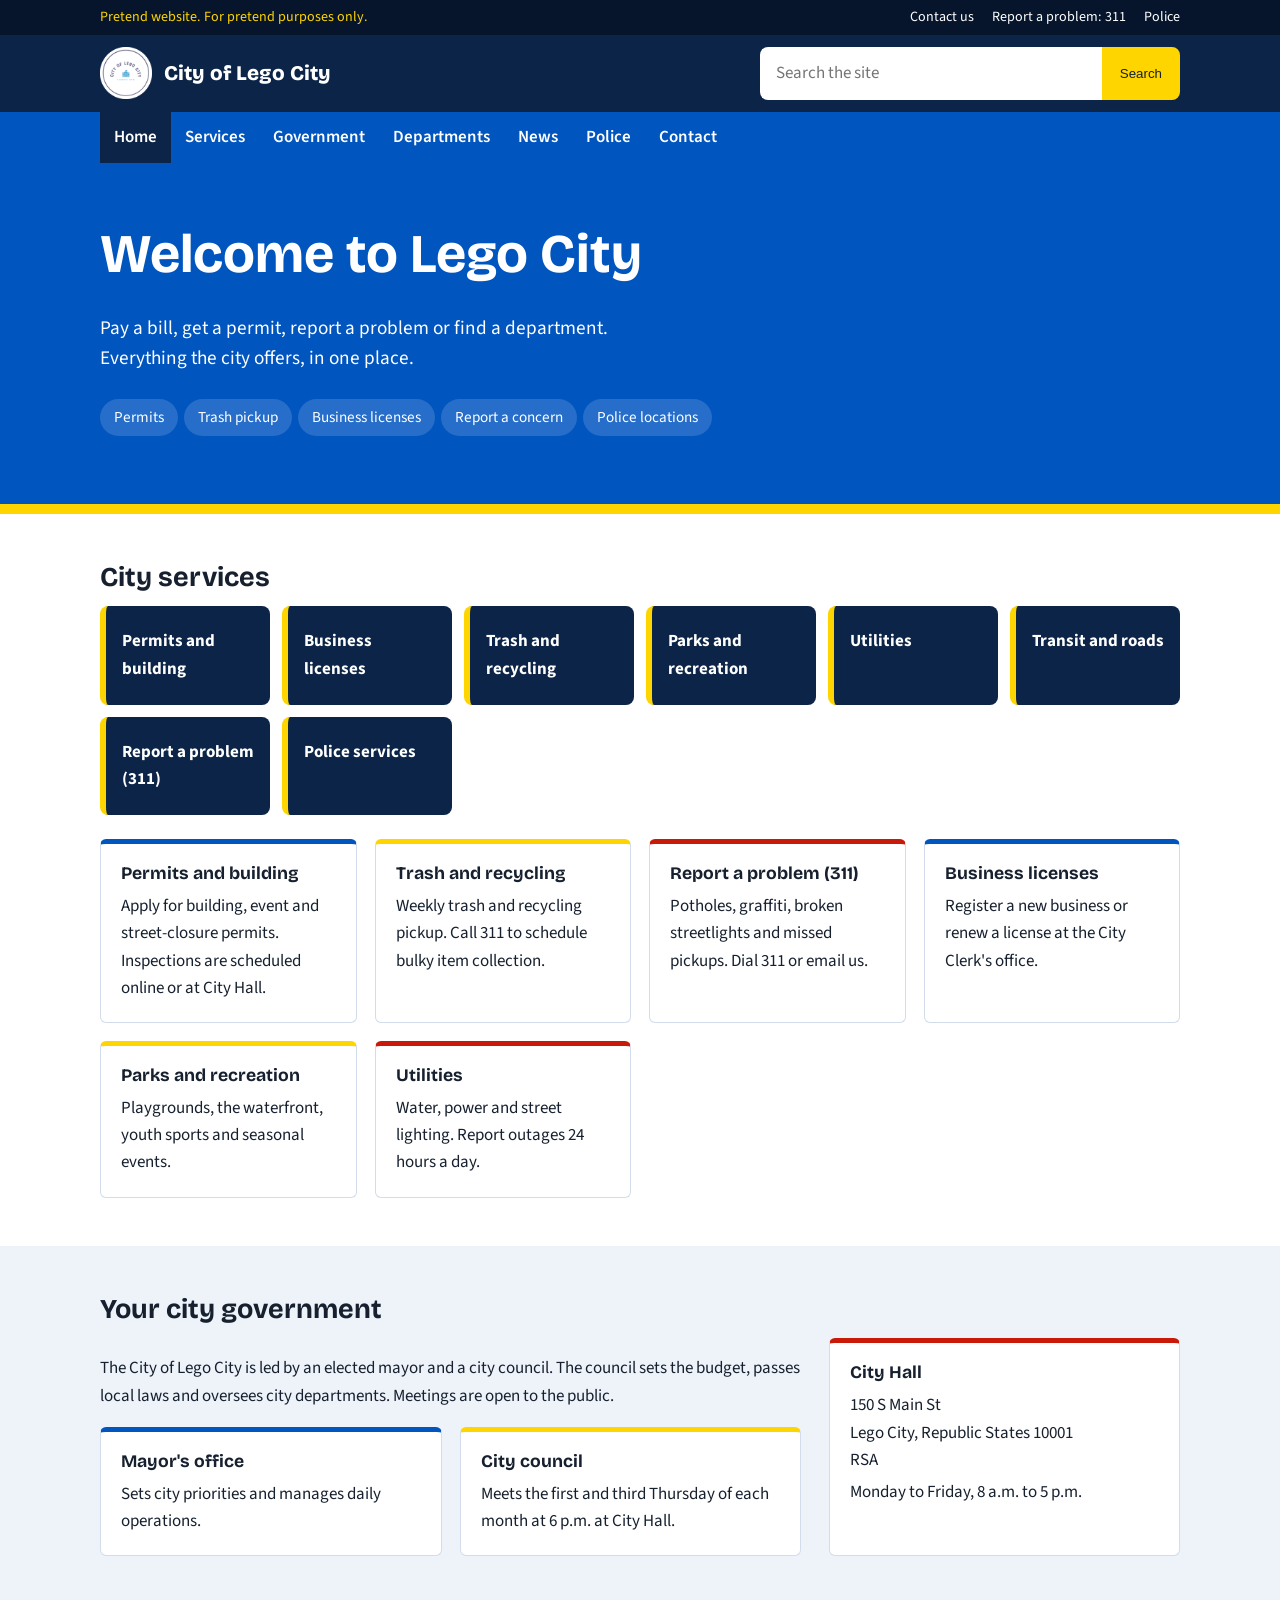
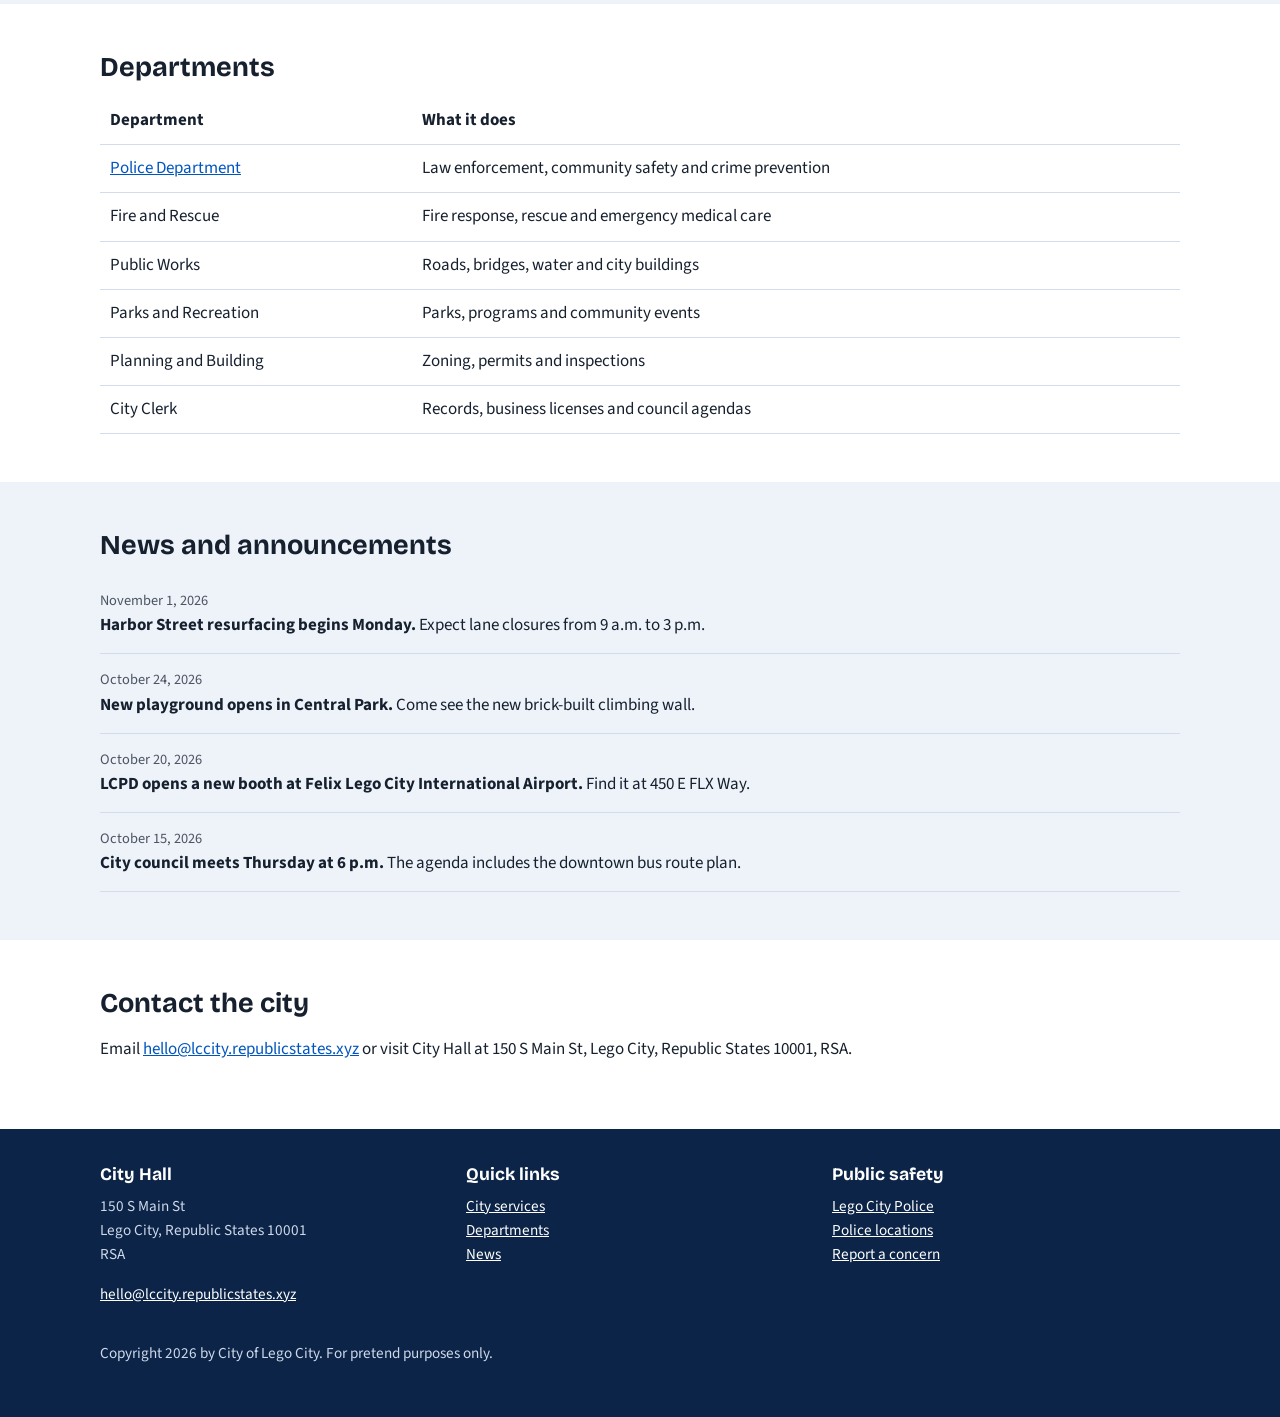
<file: index.html>
<!DOCTYPE html>
<html lang="en">
<head>
<meta charset="utf-8">
<meta name="viewport" content="width=device-width, initial-scale=1">
<title>City of Lego City</title>
<meta name="description" content="Official website of the City of Lego City. Services, departments, news and contact information.">
<link rel="icon" href="logo.png">
<link rel="preconnect" href="https://fonts.googleapis.com">
<link rel="preconnect" href="https://fonts.gstatic.com" crossorigin>
<link href="https://fonts.googleapis.com/css2?family=Bricolage+Grotesque:wght@600;800&family=Source+Sans+3:wght@400;600;700&display=swap" rel="stylesheet">
<link rel="stylesheet" href="style.css">
</head>
<body>
<div class="util"><div class="wrap"><span class="pretend">Pretend website. For pretend purposes only.</span><a href="mailto:hello@lccity.republicstates.xyz">Contact us</a><a href="index.html#services">Report a problem: 311</a><a href="police.html">Police</a></div></div>
<header class="site"><div class="wrap">
<a class="brand" href="index.html"><img src="logo.png" alt="City of Lego City logo">City of Lego City</a>
<div class="search" role="search"><form><label for="q" class="sr" style="position:absolute;left:-9999px">Search the site</label><input id="q" type="search" placeholder="Search the site" autocomplete="off"><button type="submit">Search</button></form><ul class="results" hidden></ul></div>
</div></header>
<nav class="main" aria-label="Main"><div class="wrap">
<a href="index.html" aria-current="page">Home</a><a href="#services">Services</a><a href="#government">Government</a><a href="#departments">Departments</a><a href="#news">News</a><a href="police.html">Police</a><a href="#contact">Contact</a>
</div></nav>
<main>
<div class="hero"><div class="wrap">
<h1>Welcome to Lego City</h1>
<p>Pay a bill, get a permit, report a problem or find a department. Everything the city offers, in one place.</p>
<div class="chips"><a href="#services">Permits</a><a href="#services">Trash pickup</a><a href="#services">Business licenses</a><a href="police.html#report">Report a concern</a><a href="police.html#locations">Police locations</a></div>
</div></div>

<section id="services"><div class="wrap">
<h2>City services</h2>
<div class="tiles">
<a href="#services">Permits and building</a><a href="#services">Business licenses</a><a href="#services">Trash and recycling</a><a href="#services">Parks and recreation</a><a href="#services">Utilities</a><a href="#services">Transit and roads</a><a href="#services">Report a problem (311)</a><a href="police.html">Police services</a>
</div>
<div class="grid" style="margin-top:24px">
<div class="card"><h3>Permits and building</h3><p>Apply for building, event and street-closure permits. Inspections are scheduled online or at City Hall.</p></div>
<div class="card yellow"><h3>Trash and recycling</h3><p>Weekly trash and recycling pickup. Call 311 to schedule bulky item collection.</p></div>
<div class="card red"><h3>Report a problem (311)</h3><p>Potholes, graffiti, broken streetlights and missed pickups. Dial 311 or email us.</p></div>
<div class="card"><h3>Business licenses</h3><p>Register a new business or renew a license at the City Clerk's office.</p></div>
<div class="card yellow"><h3>Parks and recreation</h3><p>Playgrounds, the waterfront, youth sports and seasonal events.</p></div>
<div class="card red"><h3>Utilities</h3><p>Water, power and street lighting. Report outages 24 hours a day.</p></div>
</div></div></section>

<section id="government" class="tint"><div class="wrap">
<h2>Your city government</h2>
<div class="cols"><div>
<p>The City of Lego City is led by an elected mayor and a city council. The council sets the budget, passes local laws and oversees city departments. Meetings are open to the public.</p>
<div class="grid">
<div class="card"><h3>Mayor's office</h3><p>Sets city priorities and manages daily operations.</p></div>
<div class="card yellow"><h3>City council</h3><p>Meets the first and third Thursday of each month at 6 p.m. at City Hall.</p></div>
</div></div>
<div class="card red"><h3>City Hall</h3><address>150 S Main St<br>Lego City, Republic States 10001<br>RSA</address><p>Monday to Friday, 8 a.m. to 5 p.m.</p></div>
</div></div></section>

<section id="departments"><div class="wrap">
<h2>Departments</h2>
<div class="scroll"><table>
<thead><tr><th>Department</th><th>What it does</th></tr></thead>
<tbody>
<tr><td><a href="police.html">Police Department</a></td><td>Law enforcement, community safety and crime prevention</td></tr>
<tr><td>Fire and Rescue</td><td>Fire response, rescue and emergency medical care</td></tr>
<tr><td>Public Works</td><td>Roads, bridges, water and city buildings</td></tr>
<tr><td>Parks and Recreation</td><td>Parks, programs and community events</td></tr>
<tr><td>Planning and Building</td><td>Zoning, permits and inspections</td></tr>
<tr><td>City Clerk</td><td>Records, business licenses and council agendas</td></tr>
</tbody></table></div>
</div></section>

<section id="news" class="tint"><div class="wrap">
<h2>News and announcements</h2>
<ul class="news">
<li><time datetime="2026-11-01">November 1, 2026</time><strong>Harbor Street resurfacing begins Monday.</strong> Expect lane closures from 9 a.m. to 3 p.m.</li>
<li><time datetime="2026-10-24">October 24, 2026</time><strong>New playground opens in Central Park.</strong> Come see the new brick-built climbing wall.</li>
<li><time datetime="2026-10-20">October 20, 2026</time><strong>LCPD opens a new booth at Felix Lego City International Airport.</strong> Find it at 450 E FLX Way.</li>
<li><time datetime="2026-10-15">October 15, 2026</time><strong>City council meets Thursday at 6 p.m.</strong> The agenda includes the downtown bus route plan.</li>
</ul>
</div></section>

<section id="contact"><div class="wrap">
<h2>Contact the city</h2>
<p>Email <a href="mailto:hello@lccity.republicstates.xyz">hello@lccity.republicstates.xyz</a> or visit City Hall at 150 S Main St, Lego City, Republic States 10001, RSA.</p>
</div></section>
</main>
<footer><div class="wrap"><div class="grid"><div><h3>City Hall</h3><address style="font-style:normal">150 S Main St<br>Lego City, Republic States 10001<br>RSA</address><p><a href="mailto:hello@lccity.republicstates.xyz">hello@lccity.republicstates.xyz</a></p></div><div><h3>Quick links</h3><ul><li><a href="index.html#services">City services</a></li><li><a href="index.html#departments">Departments</a></li><li><a href="index.html#news">News</a></li></ul></div><div><h3>Public safety</h3><ul><li><a href="police.html">Lego City Police</a></li><li><a href="police.html#locations">Police locations</a></li><li><a href="police.html#report">Report a concern</a></li></ul></div></div><p>Copyright 2026 by City of Lego City. For pretend purposes only.</p></div></footer>
<script src="search.js"></script>
</body>
</html>
</file>
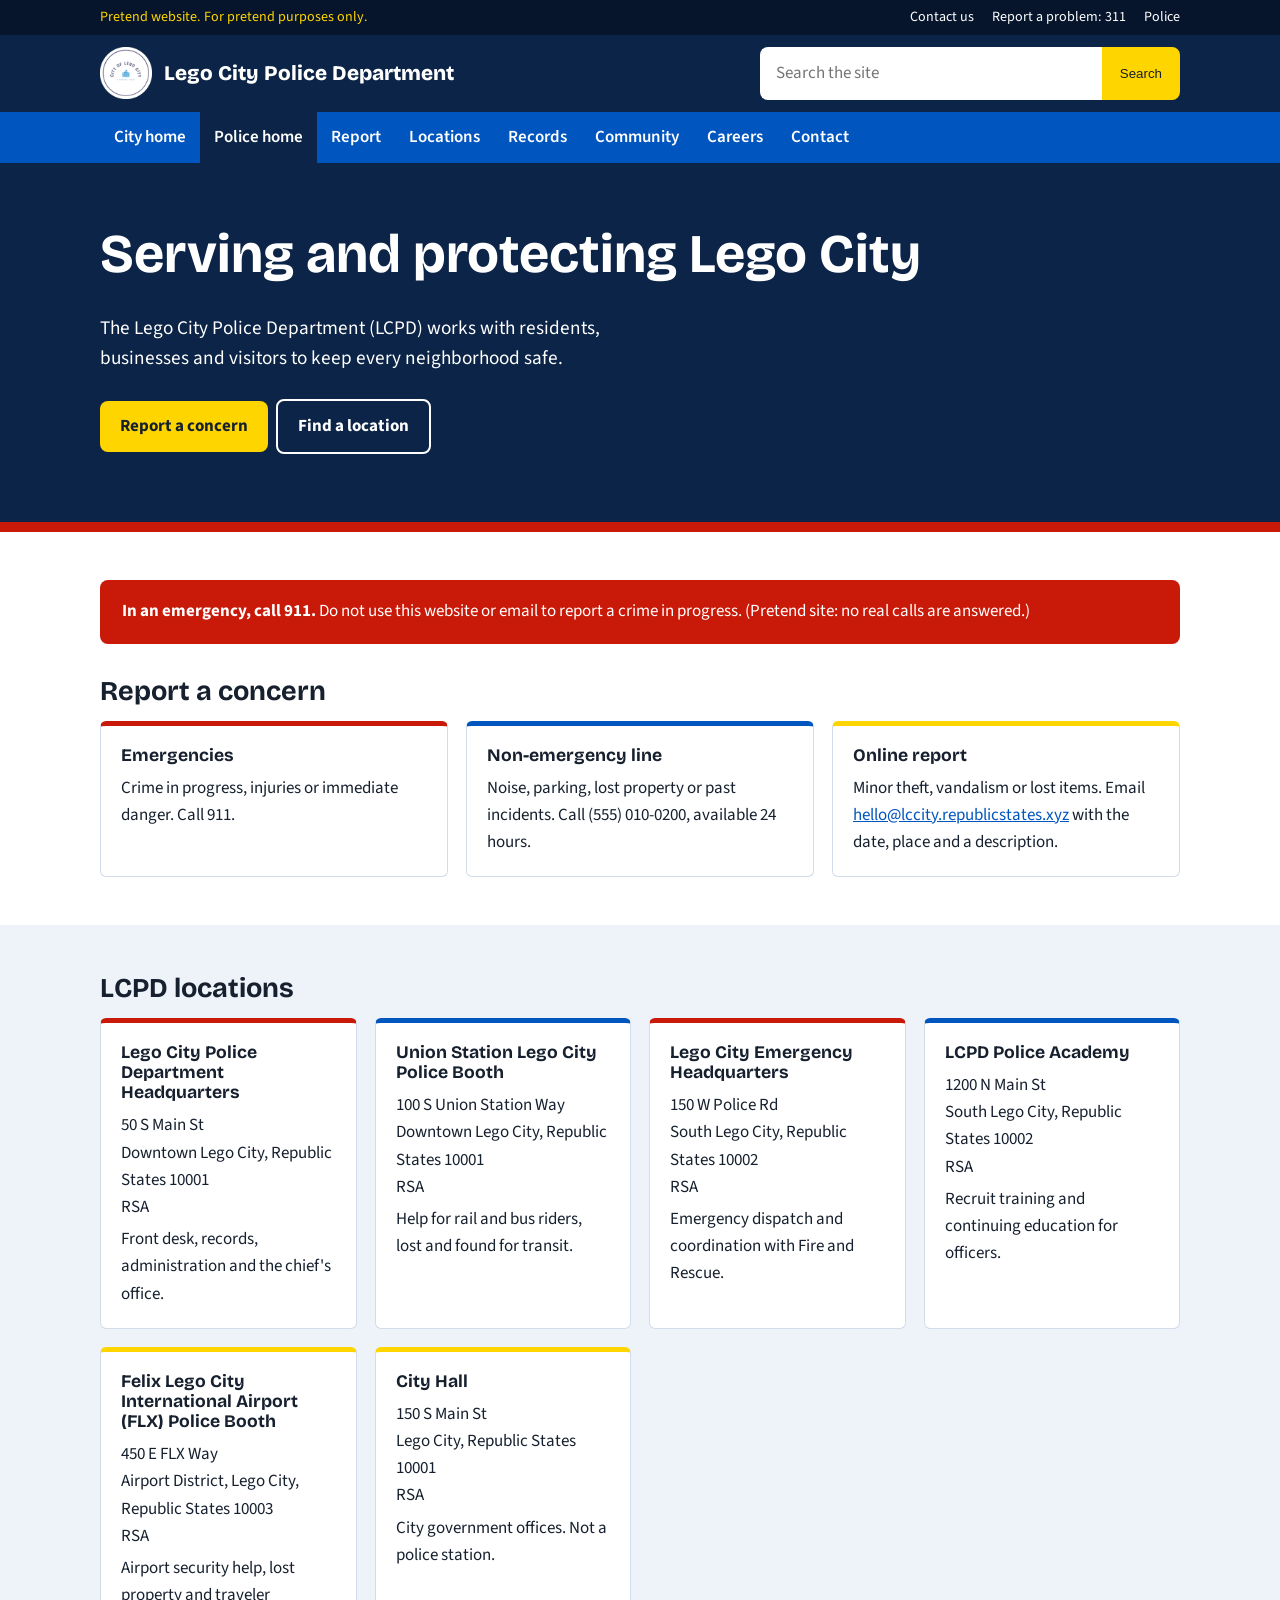
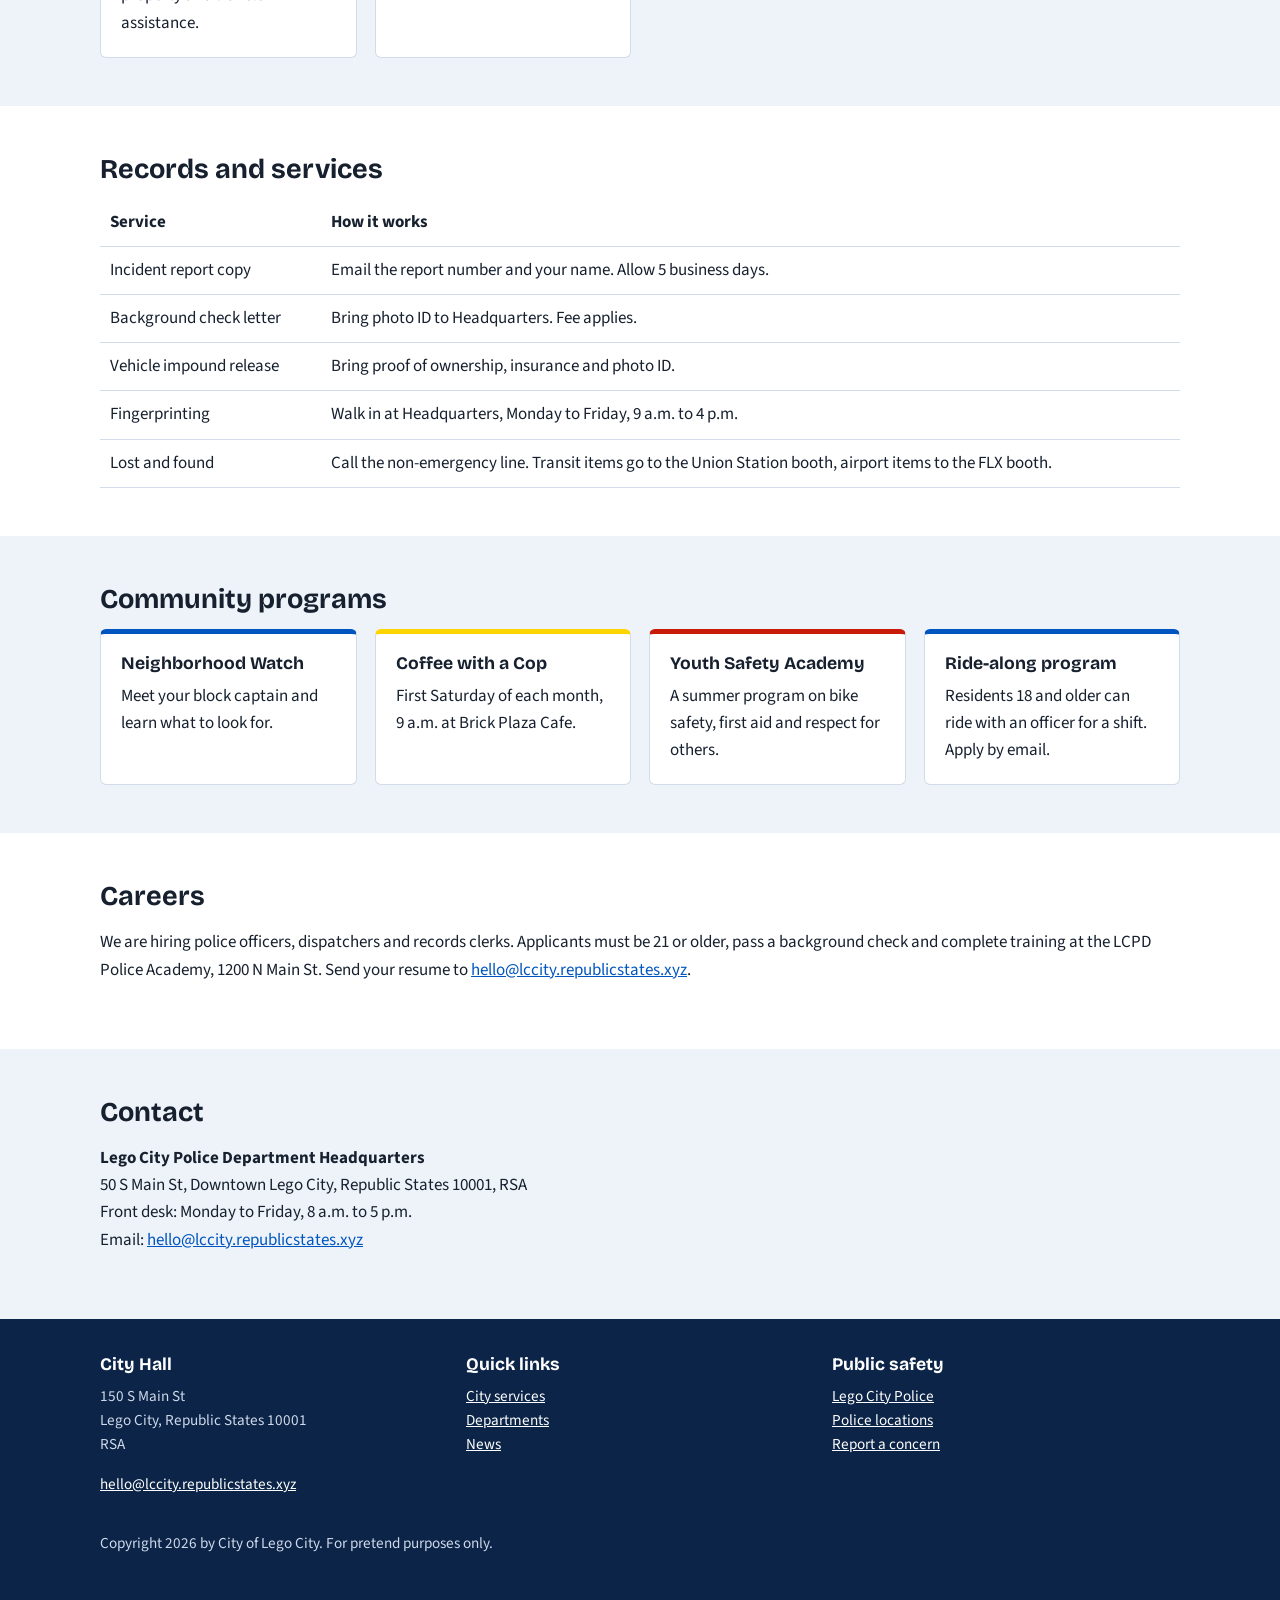
<file: police.html>
<!DOCTYPE html>
<html lang="en">
<head>
<meta charset="utf-8">
<meta name="viewport" content="width=device-width, initial-scale=1">
<title>Lego City Police Department</title>
<meta name="description" content="Lego City Police Department: locations, report a concern, records, community programs, careers and contact information.">
<link rel="icon" href="logo.png">
<link rel="preconnect" href="https://fonts.googleapis.com">
<link rel="preconnect" href="https://fonts.gstatic.com" crossorigin>
<link href="https://fonts.googleapis.com/css2?family=Bricolage+Grotesque:wght@600;800&family=Source+Sans+3:wght@400;600;700&display=swap" rel="stylesheet">
<link rel="stylesheet" href="style.css">
</head>
<body>
<div class="util"><div class="wrap"><span class="pretend">Pretend website. For pretend purposes only.</span><a href="mailto:hello@lccity.republicstates.xyz">Contact us</a><a href="index.html#services">Report a problem: 311</a><a href="police.html">Police</a></div></div>
<header class="site"><div class="wrap">
<a class="brand" href="index.html"><img src="logo.png" alt="City of Lego City logo">Lego City Police Department</a>
<div class="search" role="search"><form><label for="q" class="sr" style="position:absolute;left:-9999px">Search the site</label><input id="q" type="search" placeholder="Search the site" autocomplete="off"><button type="submit">Search</button></form><ul class="results" hidden></ul></div>
</div></header>
<nav class="main" aria-label="Police"><div class="wrap">
<a href="index.html">City home</a><a href="police.html" aria-current="page">Police home</a><a href="#report">Report</a><a href="#locations">Locations</a><a href="#records">Records</a><a href="#community">Community</a><a href="#careers">Careers</a><a href="#contact">Contact</a>
</div></nav>
<main>
<div class="hero police"><div class="wrap">
<h1>Serving and protecting Lego City</h1>
<p>The Lego City Police Department (LCPD) works with residents, businesses and visitors to keep every neighborhood safe.</p>
<a class="btn" href="#report">Report a concern</a><a class="btn alt" href="#locations">Find a location</a>
</div></div>

<section><div class="wrap">
<div class="emergency" role="note"><strong>In an emergency, call 911.</strong> Do not use this website or email to report a crime in progress. (Pretend site: no real calls are answered.)</div>
<h2 id="report" style="margin-top:32px">Report a concern</h2>
<div class="grid">
<div class="card red"><h3>Emergencies</h3><p>Crime in progress, injuries or immediate danger. Call 911.</p></div>
<div class="card"><h3>Non-emergency line</h3><p>Noise, parking, lost property or past incidents. Call (555) 010-0200, available 24 hours.</p></div>
<div class="card yellow"><h3>Online report</h3><p>Minor theft, vandalism or lost items. Email <a href="mailto:hello@lccity.republicstates.xyz?subject=Police%20report">hello@lccity.republicstates.xyz</a> with the date, place and a description.</p></div>
</div></div></section>

<section id="locations" class="tint"><div class="wrap">
<h2>LCPD locations</h2>
<div class="grid">
<div class="card red"><h3>Lego City Police Department Headquarters</h3><address>50 S Main St<br>Downtown Lego City, Republic States 10001<br>RSA</address><p>Front desk, records, administration and the chief's office.</p></div>
<div class="card"><h3>Union Station Lego City Police Booth</h3><address>100 S Union Station Way<br>Downtown Lego City, Republic States 10001<br>RSA</address><p>Help for rail and bus riders, lost and found for transit.</p></div>
<div class="card red"><h3>Lego City Emergency Headquarters</h3><address>150 W Police Rd<br>South Lego City, Republic States 10002<br>RSA</address><p>Emergency dispatch and coordination with Fire and Rescue.</p></div>
<div class="card"><h3>LCPD Police Academy</h3><address>1200 N Main St<br>South Lego City, Republic States 10002<br>RSA</address><p>Recruit training and continuing education for officers.</p></div>
<div class="card yellow"><h3>Felix Lego City International Airport (FLX) Police Booth</h3><address>450 E FLX Way<br>Airport District, Lego City, Republic States 10003<br>RSA</address><p>Airport security help, lost property and traveler assistance.</p></div>
<div class="card yellow"><h3>City Hall</h3><address>150 S Main St<br>Lego City, Republic States 10001<br>RSA</address><p>City government offices. Not a police station.</p></div>
</div></div></section>

<section id="records"><div class="wrap">
<h2>Records and services</h2>
<div class="scroll"><table>
<thead><tr><th>Service</th><th>How it works</th></tr></thead>
<tbody>
<tr><td>Incident report copy</td><td>Email the report number and your name. Allow 5 business days.</td></tr>
<tr><td>Background check letter</td><td>Bring photo ID to Headquarters. Fee applies.</td></tr>
<tr><td>Vehicle impound release</td><td>Bring proof of ownership, insurance and photo ID.</td></tr>
<tr><td>Fingerprinting</td><td>Walk in at Headquarters, Monday to Friday, 9 a.m. to 4 p.m.</td></tr>
<tr><td>Lost and found</td><td>Call the non-emergency line. Transit items go to the Union Station booth, airport items to the FLX booth.</td></tr>
</tbody></table></div>
</div></section>

<section id="community" class="tint"><div class="wrap">
<h2>Community programs</h2>
<div class="grid">
<div class="card"><h3>Neighborhood Watch</h3><p>Meet your block captain and learn what to look for.</p></div>
<div class="card yellow"><h3>Coffee with a Cop</h3><p>First Saturday of each month, 9 a.m. at Brick Plaza Cafe.</p></div>
<div class="card red"><h3>Youth Safety Academy</h3><p>A summer program on bike safety, first aid and respect for others.</p></div>
<div class="card"><h3>Ride-along program</h3><p>Residents 18 and older can ride with an officer for a shift. Apply by email.</p></div>
</div></div></section>

<section id="careers"><div class="wrap">
<h2>Careers</h2>
<p>We are hiring police officers, dispatchers and records clerks. Applicants must be 21 or older, pass a background check and complete training at the LCPD Police Academy, 1200 N Main St. Send your resume to <a href="mailto:hello@lccity.republicstates.xyz?subject=Police%20careers">hello@lccity.republicstates.xyz</a>.</p>
</div></section>

<section id="contact" class="tint"><div class="wrap">
<h2>Contact</h2>
<p><strong>Lego City Police Department Headquarters</strong><br>50 S Main St, Downtown Lego City, Republic States 10001, RSA<br>Front desk: Monday to Friday, 8 a.m. to 5 p.m.<br>Email: <a href="mailto:hello@lccity.republicstates.xyz">hello@lccity.republicstates.xyz</a></p>
</div></section>
</main>
<footer><div class="wrap"><div class="grid"><div><h3>City Hall</h3><address style="font-style:normal">150 S Main St<br>Lego City, Republic States 10001<br>RSA</address><p><a href="mailto:hello@lccity.republicstates.xyz">hello@lccity.republicstates.xyz</a></p></div><div><h3>Quick links</h3><ul><li><a href="index.html#services">City services</a></li><li><a href="index.html#departments">Departments</a></li><li><a href="index.html#news">News</a></li></ul></div><div><h3>Public safety</h3><ul><li><a href="police.html">Lego City Police</a></li><li><a href="police.html#locations">Police locations</a></li><li><a href="police.html#report">Report a concern</a></li></ul></div></div><p>Copyright 2026 by City of Lego City. For pretend purposes only.</p></div></footer>
<script src="search.js"></script>
</body>
</html>
</file>
<file: style.css>
:root{--blue:#0055bf;--navy:#0b2447;--yellow:#ffd500;--red:#c91a09;--ink:#16202e;--paper:#fff;--tint:#eef3fa;--line:#d3dcea}
@media (prefers-color-scheme:dark){:root{--ink:#e7edf7;--paper:#0d1626;--tint:#131f36;--line:#27375a}}
*{box-sizing:border-box}
html{scroll-behavior:smooth}
body{margin:0;font:17px/1.6 "Source Sans 3",system-ui,sans-serif;color:var(--ink);background:var(--paper)}
h1,h2,h3{font-family:"Bricolage Grotesque",system-ui,sans-serif;line-height:1.15;margin:0 0 .5em}
h1{font-size:clamp(2.1rem,5.5vw,3.4rem)}h2{font-size:1.7rem}h3{font-size:1.1rem}
a{color:var(--blue)}
@media (prefers-color-scheme:dark){a{color:#7fb2ff}}
a:focus-visible,button:focus-visible,input:focus-visible{outline:3px solid var(--yellow);outline-offset:2px}
.wrap{max-width:1120px;margin:0 auto;padding:0 20px}
.util{background:#06152c;color:#cfd9ea;font-size:.88rem}
.util .wrap{display:flex;gap:18px;flex-wrap:wrap;padding-top:6px;padding-bottom:6px}
.util a{color:#fff;text-decoration:none}.util a:hover{text-decoration:underline}
.util .pretend{margin-right:auto;color:var(--yellow)}
header.site{background:var(--navy);color:#fff}
header.site .wrap{display:flex;align-items:center;gap:16px;flex-wrap:wrap;padding-top:12px;padding-bottom:12px}
.brand{display:flex;align-items:center;gap:12px;color:#fff;text-decoration:none;font:800 1.3rem "Bricolage Grotesque",sans-serif;margin-right:auto}
.brand img{height:52px;width:auto}
.search{position:relative;flex:1 1 280px;max-width:420px}
.search form{display:flex}
.search input{flex:1;min-width:0;padding:11px 14px;border:2px solid #fff;border-right:0;border-radius:8px 0 0 8px;font:inherit;background:#fff;color:#16202e}
.search button{padding:0 16px;border:2px solid var(--yellow);background:var(--yellow);color:#16202e;font:700 1rem inherit;border-radius:0 8px 8px 0;cursor:pointer}
.results{position:absolute;left:0;right:0;top:100%;margin:6px 0 0;padding:0;list-style:none;background:var(--paper);color:var(--ink);border:1px solid var(--line);border-radius:8px;box-shadow:0 8px 24px rgba(0,0,0,.25);z-index:20;max-height:60vh;overflow:auto}
.results[hidden]{display:none}
.results a{display:block;padding:10px 14px;text-decoration:none;color:var(--ink);border-bottom:1px solid var(--line)}
.results a:hover,.results a:focus{background:var(--tint)}
.results small{display:block;opacity:.75}
.results .none{padding:12px 14px}
nav.main{background:var(--blue)}
nav.main .wrap{display:flex;flex-wrap:wrap}
nav.main a{color:#fff;text-decoration:none;padding:12px 14px;font-weight:600}
nav.main a:hover,nav.main a[aria-current]{background:var(--navy)}
.hero{background:var(--blue);color:#fff;padding:60px 0 68px;border-bottom:10px solid var(--yellow)}
.hero p{font-size:1.2rem;max-width:56ch}
.hero.police{background:var(--navy);border-bottom-color:var(--red)}
.chips a{display:inline-block;background:rgba(255,255,255,.15);color:#fff;text-decoration:none;padding:6px 14px;border-radius:99px;margin:6px 6px 0 0;font-size:.95rem}
.chips a:hover{background:rgba(255,255,255,.3)}
.btn{display:inline-block;background:var(--yellow);color:#16202e;font-weight:700;padding:12px 20px;border-radius:8px;text-decoration:none;margin:6px 8px 0 0}
.btn.alt{background:transparent;color:#fff;border:2px solid #fff}
section{padding:48px 0}
.tint{background:var(--tint)}
.grid{display:grid;gap:18px;grid-template-columns:repeat(auto-fit,minmax(250px,1fr))}
.card{background:var(--paper);border:1px solid var(--line);border-top:5px solid var(--blue);border-radius:6px;padding:20px}
.card.red{border-top-color:var(--red)}.card.yellow{border-top-color:var(--yellow)}
.card p{margin:.3em 0 0}
.card address{font-style:normal;margin:.3em 0}
.tiles{display:grid;gap:12px;grid-template-columns:repeat(auto-fit,minmax(170px,1fr))}
.tiles a{display:block;background:var(--navy);color:#fff;text-decoration:none;font-weight:700;padding:22px 16px;border-radius:8px;border-left:6px solid var(--yellow)}
.tiles a:hover{background:var(--blue)}
.cols{display:grid;gap:28px;grid-template-columns:2fr 1fr}
@media(max-width:760px){.cols{grid-template-columns:1fr}}
.news{padding:0;margin:0;list-style:none}
.news li{padding:14px 0;border-bottom:1px solid var(--line)}
.news time{display:block;font-size:.9rem;opacity:.75}
.emergency{background:var(--red);color:#fff;border-radius:8px;padding:18px 22px}
table{width:100%;border-collapse:collapse}
th,td{text-align:left;padding:10px;border-bottom:1px solid var(--line);vertical-align:top}
.scroll{overflow-x:auto}
footer{background:var(--navy);color:#cfd9ea;padding:36px 0;font-size:.95rem}
footer a{color:#fff}
footer .grid{margin-bottom:20px}
footer h3{color:#fff}
footer ul{list-style:none;padding:0;margin:0}
@media (prefers-reduced-motion:reduce){html{scroll-behavior:auto}}
</file>
